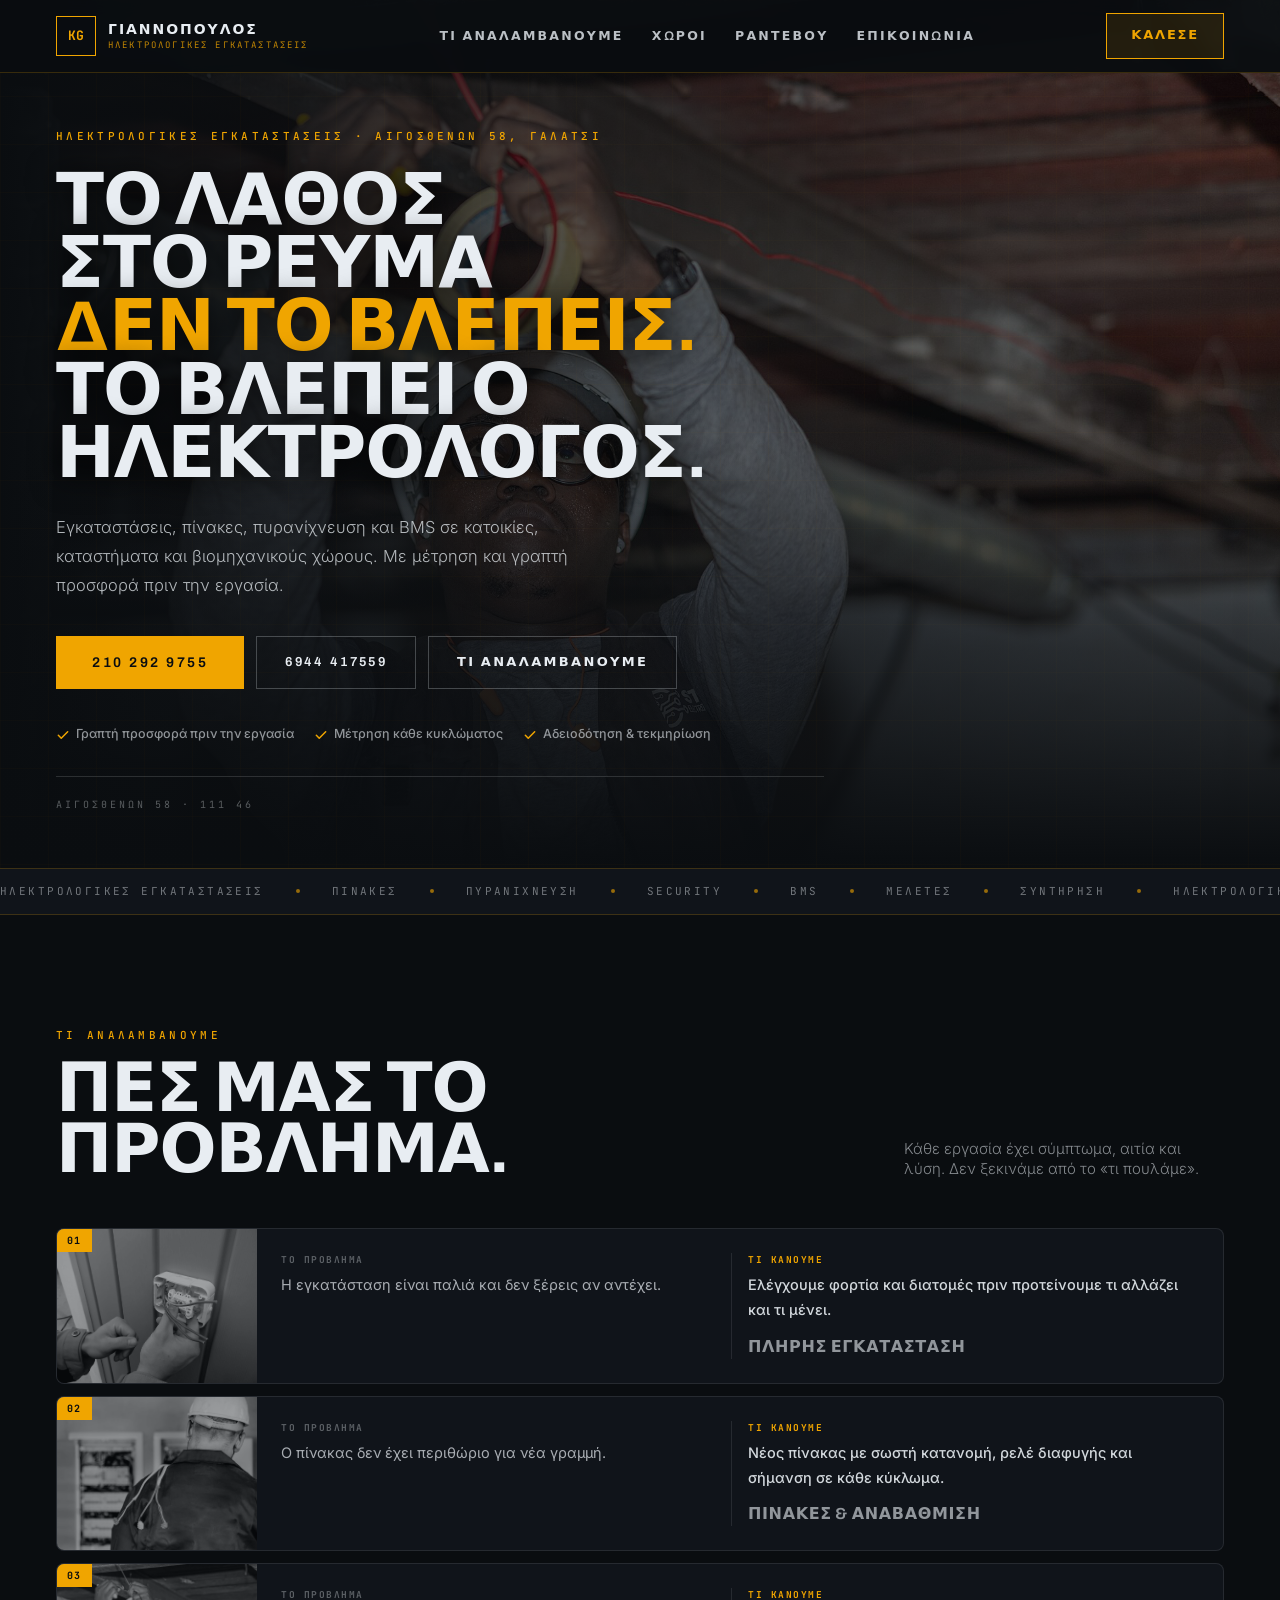
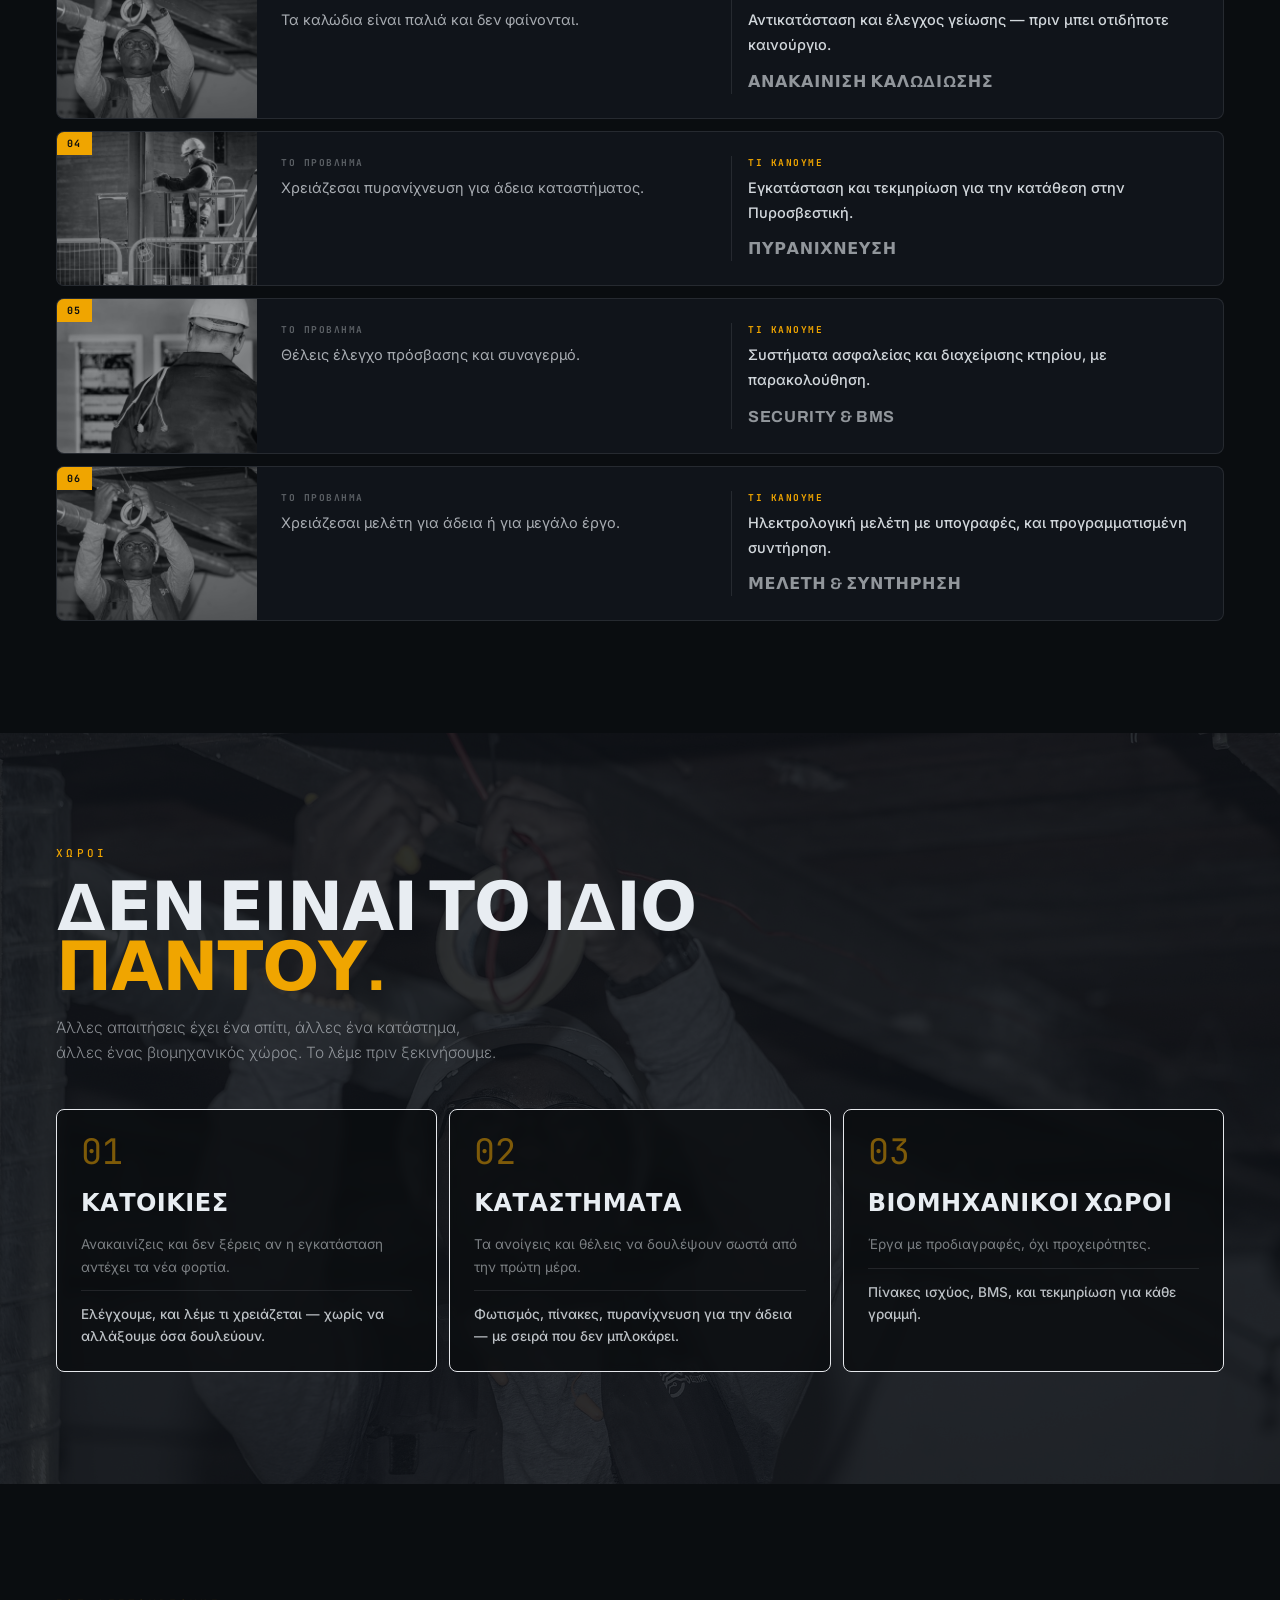
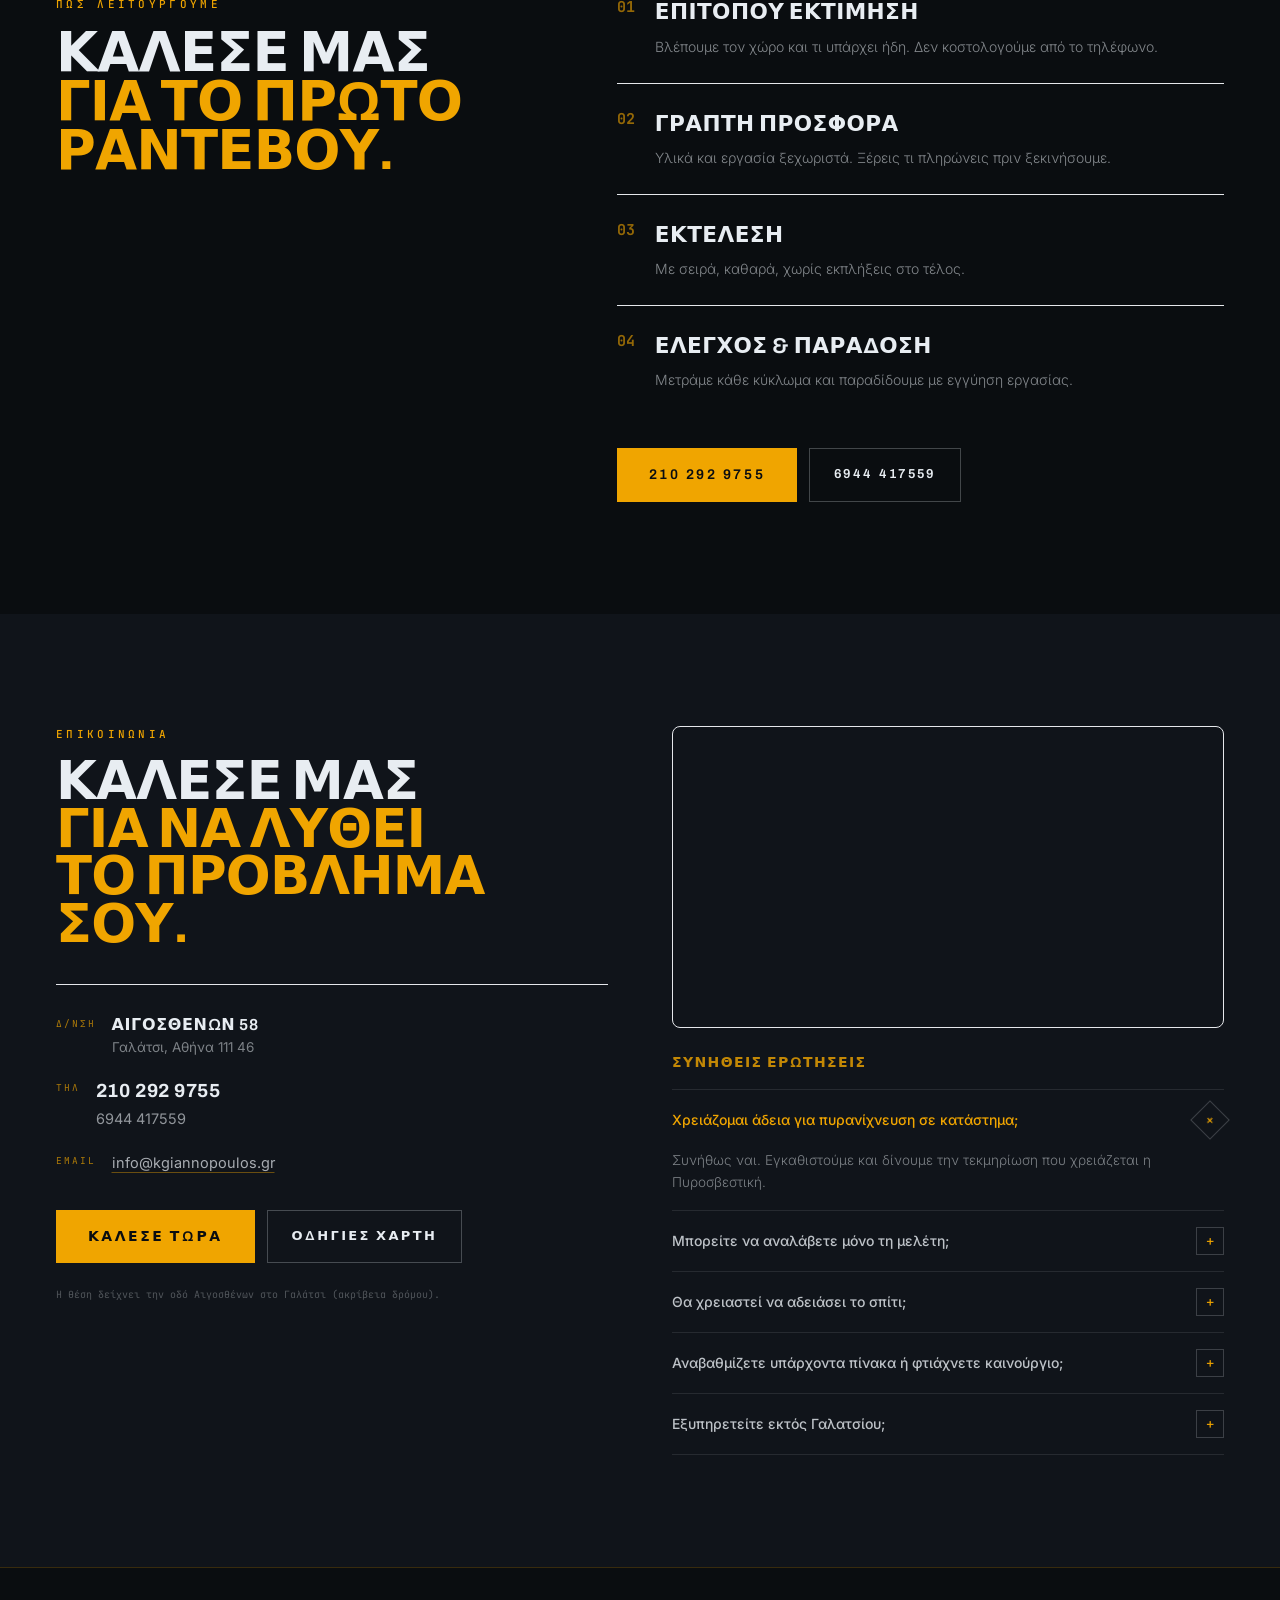
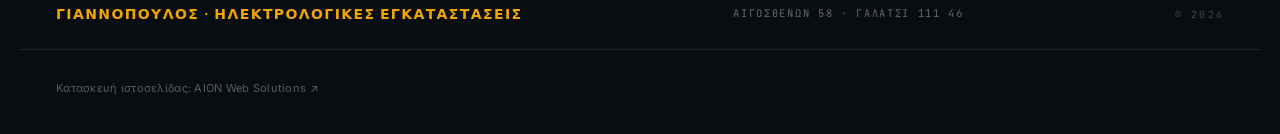
<file: index.html>
<!DOCTYPE html>
<html lang="el">
  <head>
    <meta charset="UTF-8" />
    <meta name="viewport" content="width=device-width, initial-scale=1.0" />
    <title>Ηλεκτρολογικές Εγκαταστάσεις Κωνσταντίνος Γιαννόπουλος — Γαλάτσι</title>
    <meta
      name="description"
      content="Ηλεκτρολογικές εγκαταστάσεις σε κατοικίες, καταστήματα και βιομηχανικούς χώρους. Πίνακες, πυρανίχνευση, security, BMS, μελέτες. Αιγοσθένων 58, Γαλάτσι. Τηλ. 210 292 9755."
    />
    <meta name="theme-color" content="#0A0D10" />
    <meta property="og:locale" content="el_GR" />
    <meta property="og:type" content="website" />
    <meta property="og:title" content="Ηλεκτρολογικές Εγκαταστάσεις Κωνσταντίνος Γιαννόπουλος" />
    <meta property="og:description" content="Ηλεκτρολογικές εγκαταστάσεις, πίνακες, πυρανίχνευση, security, BMS. Αιγοσθένων 58, Γαλάτσι." />
    <meta property="og:image" content="/images/elec-work.jpg" />
    <link rel="icon" type="image/svg+xml" href="./favicon.svg" />
    <link rel="preconnect" href="https://fonts.googleapis.com" />
    <link rel="preconnect" href="https://fonts.gstatic.com" crossorigin />
    <link
      href="https://fonts.googleapis.com/css2?family=Archivo:wght@400;500;600;700;800&family=Inter:wght@300;400;500;600&family=JetBrains+Mono:wght@400;500;700&display=swap"
      rel="stylesheet"
    />
    <script type="application/ld+json">
      {
        "@context": "https://schema.org",
        "@type": "Electrician",
        "name": "Ηλεκτρολογικές Εγκαταστάσεις Κωνσταντίνος Γιαννόπουλος",
        "description": "Ηλεκτρολογικές εγκαταστάσεις σε κατοικίες, καταστήματα και βιομηχανικούς χώρους. Πίνακες, πυρανίχνευση, security, BMS, μελέτες και συντήρηση.",
        "address": {
          "@type": "PostalAddress",
          "streetAddress": "Αιγοσθένων 58",
          "addressLocality": "Γαλάτσι",
          "addressRegion": "Αττική",
          "postalCode": "111 46",
          "addressCountry": "GR"
        },
        "geo": {
          "@type": "GeoCoordinates",
          "latitude": 38.023554,
          "longitude": 23.757143
        },
        "hasMap": "https://www.openstreetmap.org/?mlat=38.023554&mlon=23.757143#map=17/38.023554/23.757143",
        "telephone": "+302102929755",
        "email": "info@kgiannopoulos.gr",
        "areaServed": "Γαλάτσι, Αθήνα",
        "priceRange": "€"
      }
    </script>
    <script type="module" crossorigin src="./assets/index-CG1DthKG.js"></script>
    <link rel="stylesheet" crossorigin href="./assets/index-DH0VekKT.css">
  </head>
  <body>
    <div id="root"></div>
  </body>
</html>
</file>
<file: assets/index-DH0VekKT.css>
*,:before,:after{--tw-border-spacing-x: 0;--tw-border-spacing-y: 0;--tw-translate-x: 0;--tw-translate-y: 0;--tw-rotate: 0;--tw-skew-x: 0;--tw-skew-y: 0;--tw-scale-x: 1;--tw-scale-y: 1;--tw-pan-x: ;--tw-pan-y: ;--tw-pinch-zoom: ;--tw-scroll-snap-strictness: proximity;--tw-gradient-from-position: ;--tw-gradient-via-position: ;--tw-gradient-to-position: ;--tw-ordinal: ;--tw-slashed-zero: ;--tw-numeric-figure: ;--tw-numeric-spacing: ;--tw-numeric-fraction: ;--tw-ring-inset: ;--tw-ring-offset-width: 0px;--tw-ring-offset-color: #fff;--tw-ring-color: rgb(59 130 246 / .5);--tw-ring-offset-shadow: 0 0 #0000;--tw-ring-shadow: 0 0 #0000;--tw-shadow: 0 0 #0000;--tw-shadow-colored: 0 0 #0000;--tw-blur: ;--tw-brightness: ;--tw-contrast: ;--tw-grayscale: ;--tw-hue-rotate: ;--tw-invert: ;--tw-saturate: ;--tw-sepia: ;--tw-drop-shadow: ;--tw-backdrop-blur: ;--tw-backdrop-brightness: ;--tw-backdrop-contrast: ;--tw-backdrop-grayscale: ;--tw-backdrop-hue-rotate: ;--tw-backdrop-invert: ;--tw-backdrop-opacity: ;--tw-backdrop-saturate: ;--tw-backdrop-sepia: ;--tw-contain-size: ;--tw-contain-layout: ;--tw-contain-paint: ;--tw-contain-style: }::backdrop{--tw-border-spacing-x: 0;--tw-border-spacing-y: 0;--tw-translate-x: 0;--tw-translate-y: 0;--tw-rotate: 0;--tw-skew-x: 0;--tw-skew-y: 0;--tw-scale-x: 1;--tw-scale-y: 1;--tw-pan-x: ;--tw-pan-y: ;--tw-pinch-zoom: ;--tw-scroll-snap-strictness: proximity;--tw-gradient-from-position: ;--tw-gradient-via-position: ;--tw-gradient-to-position: ;--tw-ordinal: ;--tw-slashed-zero: ;--tw-numeric-figure: ;--tw-numeric-spacing: ;--tw-numeric-fraction: ;--tw-ring-inset: ;--tw-ring-offset-width: 0px;--tw-ring-offset-color: #fff;--tw-ring-color: rgb(59 130 246 / .5);--tw-ring-offset-shadow: 0 0 #0000;--tw-ring-shadow: 0 0 #0000;--tw-shadow: 0 0 #0000;--tw-shadow-colored: 0 0 #0000;--tw-blur: ;--tw-brightness: ;--tw-contrast: ;--tw-grayscale: ;--tw-hue-rotate: ;--tw-invert: ;--tw-saturate: ;--tw-sepia: ;--tw-drop-shadow: ;--tw-backdrop-blur: ;--tw-backdrop-brightness: ;--tw-backdrop-contrast: ;--tw-backdrop-grayscale: ;--tw-backdrop-hue-rotate: ;--tw-backdrop-invert: ;--tw-backdrop-opacity: ;--tw-backdrop-saturate: ;--tw-backdrop-sepia: ;--tw-contain-size: ;--tw-contain-layout: ;--tw-contain-paint: ;--tw-contain-style: }*,:before,:after{box-sizing:border-box;border-width:0;border-style:solid;border-color:#e5e7eb}:before,:after{--tw-content: ""}html,:host{line-height:1.5;-webkit-text-size-adjust:100%;-moz-tab-size:4;-o-tab-size:4;tab-size:4;font-family:ui-sans-serif,system-ui,sans-serif,"Apple Color Emoji","Segoe UI Emoji",Segoe UI Symbol,"Noto Color Emoji";font-feature-settings:normal;font-variation-settings:normal;-webkit-tap-highlight-color:transparent}body{margin:0;line-height:inherit}hr{height:0;color:inherit;border-top-width:1px}abbr:where([title]){-webkit-text-decoration:underline dotted;text-decoration:underline dotted}h1,h2,h3,h4,h5,h6{font-size:inherit;font-weight:inherit}a{color:inherit;text-decoration:inherit}b,strong{font-weight:bolder}code,kbd,samp,pre{font-family:JetBrains Mono,ui-monospace,monospace;font-feature-settings:normal;font-variation-settings:normal;font-size:1em}small{font-size:80%}sub,sup{font-size:75%;line-height:0;position:relative;vertical-align:baseline}sub{bottom:-.25em}sup{top:-.5em}table{text-indent:0;border-color:inherit;border-collapse:collapse}button,input,optgroup,select,textarea{font-family:inherit;font-feature-settings:inherit;font-variation-settings:inherit;font-size:100%;font-weight:inherit;line-height:inherit;letter-spacing:inherit;color:inherit;margin:0;padding:0}button,select{text-transform:none}button,input:where([type=button]),input:where([type=reset]),input:where([type=submit]){-webkit-appearance:button;background-color:transparent;background-image:none}:-moz-focusring{outline:auto}:-moz-ui-invalid{box-shadow:none}progress{vertical-align:baseline}::-webkit-inner-spin-button,::-webkit-outer-spin-button{height:auto}[type=search]{-webkit-appearance:textfield;outline-offset:-2px}::-webkit-search-decoration{-webkit-appearance:none}::-webkit-file-upload-button{-webkit-appearance:button;font:inherit}summary{display:list-item}blockquote,dl,dd,h1,h2,h3,h4,h5,h6,hr,figure,p,pre{margin:0}fieldset{margin:0;padding:0}legend{padding:0}ol,ul,menu{list-style:none;margin:0;padding:0}dialog{padding:0}textarea{resize:vertical}input::-moz-placeholder,textarea::-moz-placeholder{opacity:1;color:#9ca3af}input::placeholder,textarea::placeholder{opacity:1;color:#9ca3af}button,[role=button]{cursor:pointer}:disabled{cursor:default}img,svg,video,canvas,audio,iframe,embed,object{display:block;vertical-align:middle}img,video{max-width:100%;height:auto}[hidden]:where(:not([hidden=until-found])){display:none}html{scroll-behavior:smooth;-webkit-text-size-adjust:100%}body{--tw-bg-opacity: 1;background-color:rgb(10 13 16 / var(--tw-bg-opacity, 1));font-family:Inter,system-ui,sans-serif;--tw-text-opacity: 1;color:rgb(232 237 242 / var(--tw-text-opacity, 1));-webkit-font-smoothing:antialiased;-moz-osx-font-smoothing:grayscale;text-rendering:optimizeLegibility}::-moz-selection{--tw-bg-opacity: 1;background-color:rgb(240 165 0 / var(--tw-bg-opacity, 1));--tw-text-opacity: 1;color:rgb(10 13 16 / var(--tw-text-opacity, 1))}::selection{--tw-bg-opacity: 1;background-color:rgb(240 165 0 / var(--tw-bg-opacity, 1));--tw-text-opacity: 1;color:rgb(10 13 16 / var(--tw-text-opacity, 1))}h1,h2,h3{text-wrap:balance}.wrap{margin-left:auto;margin-right:auto;width:100%;max-width:1240px;padding-left:1.25rem;padding-right:1.25rem}@media (min-width: 640px){.wrap{padding-left:2.25rem;padding-right:2.25rem}}.tag{font-family:JetBrains Mono,ui-monospace,monospace;font-size:11px;font-weight:500;text-transform:uppercase;letter-spacing:.3em;--tw-text-opacity: 1;color:rgb(240 165 0 / var(--tw-text-opacity, 1))}.btn-amber{display:inline-flex;align-items:center;justify-content:center;gap:.5rem;padding:.875rem 1.75rem;font-family:Archivo,system-ui,sans-serif;font-size:13px;font-weight:600;text-transform:uppercase;letter-spacing:.18em;transition-property:color,background-color,border-color,text-decoration-color,fill,stroke,opacity,box-shadow,transform,filter,backdrop-filter;transition-timing-function:cubic-bezier(.4,0,.2,1);transition-duration:.3s}.btn-amber:focus{outline:2px solid transparent;outline-offset:2px}.btn-amber:focus-visible{--tw-ring-offset-shadow: var(--tw-ring-inset) 0 0 0 var(--tw-ring-offset-width) var(--tw-ring-offset-color);--tw-ring-shadow: var(--tw-ring-inset) 0 0 0 calc(2px + var(--tw-ring-offset-width)) var(--tw-ring-color);box-shadow:var(--tw-ring-offset-shadow),var(--tw-ring-shadow),var(--tw-shadow, 0 0 #0000);--tw-ring-opacity: 1;--tw-ring-color: rgb(240 165 0 / var(--tw-ring-opacity, 1));--tw-ring-offset-width: 2px;--tw-ring-offset-color: #0A0D10}.btn-amber{--tw-bg-opacity: 1;background-color:rgb(240 165 0 / var(--tw-bg-opacity, 1));--tw-text-opacity: 1;color:rgb(10 13 16 / var(--tw-text-opacity, 1))}.btn-amber:hover{--tw-bg-opacity: 1;background-color:rgb(255 196 61 / var(--tw-bg-opacity, 1))}.btn-line{display:inline-flex;align-items:center;justify-content:center;gap:.5rem;padding:.875rem 1.75rem;font-family:Archivo,system-ui,sans-serif;font-size:13px;font-weight:600;text-transform:uppercase;letter-spacing:.18em;transition-property:color,background-color,border-color,text-decoration-color,fill,stroke,opacity,box-shadow,transform,filter,backdrop-filter;transition-timing-function:cubic-bezier(.4,0,.2,1);transition-duration:.3s}.btn-line:focus{outline:2px solid transparent;outline-offset:2px}.btn-line:focus-visible{--tw-ring-offset-shadow: var(--tw-ring-inset) 0 0 0 var(--tw-ring-offset-width) var(--tw-ring-offset-color);--tw-ring-shadow: var(--tw-ring-inset) 0 0 0 calc(2px + var(--tw-ring-offset-width)) var(--tw-ring-color);box-shadow:var(--tw-ring-offset-shadow),var(--tw-ring-shadow),var(--tw-shadow, 0 0 #0000);--tw-ring-opacity: 1;--tw-ring-color: rgb(240 165 0 / var(--tw-ring-opacity, 1));--tw-ring-offset-width: 2px;--tw-ring-offset-color: #0A0D10}.btn-line{border-width:1px;border-color:#e8edf240;--tw-text-opacity: 1;color:rgb(232 237 242 / var(--tw-text-opacity, 1))}.btn-line:hover{--tw-border-opacity: 1;border-color:rgb(240 165 0 / var(--tw-border-opacity, 1));--tw-text-opacity: 1;color:rgb(240 165 0 / var(--tw-text-opacity, 1))}.tech{font-family:Archivo,system-ui,sans-serif;font-weight:700;text-transform:uppercase;line-height:.9;letter-spacing:-.015em}.gridlines{background-image:linear-gradient(rgba(240,165,0,.06) 1px,transparent 1px),linear-gradient(90deg,rgba(240,165,0,.06) 1px,transparent 1px);background-size:48px 48px}.sr-only{position:absolute;width:1px;height:1px;padding:0;margin:-1px;overflow:hidden;clip:rect(0,0,0,0);white-space:nowrap;border-width:0}.fixed{position:fixed}.absolute{position:absolute}.relative{position:relative}.inset-0{top:0;right:0;bottom:0;left:0}.inset-x-0{left:0;right:0}.bottom-0{bottom:0}.left-0{left:0}.top-0{top:0}.isolate{isolation:isolate}.-z-10{z-index:-10}.z-40{z-index:40}.z-50{z-index:50}.mb-11{margin-bottom:2.75rem}.mb-4{margin-bottom:1rem}.mt-1{margin-top:.25rem}.mt-1\.5{margin-top:.375rem}.mt-12{margin-top:3rem}.mt-3{margin-top:.75rem}.mt-4{margin-top:1rem}.mt-6{margin-top:1.5rem}.mt-7{margin-top:1.75rem}.mt-8{margin-top:2rem}.mt-9{margin-top:2.25rem}.block{display:block}.flex{display:flex}.inline-flex{display:inline-flex}.grid{display:grid}.hidden{display:none}.h-1{height:.25rem}.h-1\/2{height:50%}.h-10{height:2.5rem}.h-7{height:1.75rem}.h-\[300px\]{height:300px}.h-\[52px\]{height:52px}.h-\[72px\]{height:72px}.h-full{height:100%}.min-h-\[92svh\]{min-height:92svh}.w-1{width:.25rem}.w-10{width:2.5rem}.w-7{width:1.75rem}.w-full{width:100%}.w-max{width:-moz-max-content;width:max-content}.max-w-2xl{max-width:42rem}.max-w-3xl{max-width:48rem}.max-w-lg{max-width:32rem}.max-w-md{max-width:28rem}.max-w-xs{max-width:20rem}.flex-1{flex:1 1 0%}.shrink-0{flex-shrink:0}.rotate-45{--tw-rotate: 45deg;transform:translate(var(--tw-translate-x),var(--tw-translate-y)) rotate(var(--tw-rotate)) skew(var(--tw-skew-x)) skewY(var(--tw-skew-y)) scaleX(var(--tw-scale-x)) scaleY(var(--tw-scale-y))}@keyframes slideMarquee{0%{transform:translate(0)}to{transform:translate(-50%)}}.animate-marquee{animation:slideMarquee 28s linear infinite}@keyframes riseUp{0%{opacity:0;transform:translateY(28px)}to{opacity:1;transform:translateY(0)}}.animate-riseUp{animation:riseUp .85s cubic-bezier(.2,.8,.2,1) both}.grid-cols-\[auto_1fr\]{grid-template-columns:auto 1fr}.flex-col{flex-direction:column}.flex-wrap{flex-wrap:wrap}.place-items-center{place-items:center}.items-start{align-items:flex-start}.items-center{align-items:center}.items-baseline{align-items:baseline}.items-stretch{align-items:stretch}.justify-end{justify-content:flex-end}.justify-center{justify-content:center}.justify-between{justify-content:space-between}.gap-0{gap:0px}.gap-1\.5{gap:.375rem}.gap-12{gap:3rem}.gap-2{gap:.5rem}.gap-3{gap:.75rem}.gap-4{gap:1rem}.gap-5{gap:1.25rem}.gap-7{gap:1.75rem}.gap-8{gap:2rem}.gap-x-5{-moz-column-gap:1.25rem;column-gap:1.25rem}.gap-y-2{row-gap:.5rem}.space-y-3>:not([hidden])~:not([hidden]){--tw-space-y-reverse: 0;margin-top:calc(.75rem * calc(1 - var(--tw-space-y-reverse)));margin-bottom:calc(.75rem * var(--tw-space-y-reverse))}.space-y-5>:not([hidden])~:not([hidden]){--tw-space-y-reverse: 0;margin-top:calc(1.25rem * calc(1 - var(--tw-space-y-reverse)));margin-bottom:calc(1.25rem * var(--tw-space-y-reverse))}.space-y-6>:not([hidden])~:not([hidden]){--tw-space-y-reverse: 0;margin-top:calc(1.5rem * calc(1 - var(--tw-space-y-reverse)));margin-bottom:calc(1.5rem * var(--tw-space-y-reverse))}.divide-y>:not([hidden])~:not([hidden]){--tw-divide-y-reverse: 0;border-top-width:calc(1px * calc(1 - var(--tw-divide-y-reverse)));border-bottom-width:calc(1px * var(--tw-divide-y-reverse))}.divide-frost\/10>:not([hidden])~:not([hidden]){border-color:#e8edf21a}.overflow-hidden{overflow:hidden}.whitespace-nowrap{white-space:nowrap}.rounded-full{border-radius:9999px}.rounded-lg{border-radius:.5rem}.border{border-width:1px}.border-y{border-top-width:1px;border-bottom-width:1px}.border-b{border-bottom-width:1px}.border-t{border-top-width:1px}.border-amber{--tw-border-opacity: 1;border-color:rgb(240 165 0 / var(--tw-border-opacity, 1))}.border-amber\/20{border-color:#f0a50033}.border-amber\/30{border-color:#f0a5004d}.border-amber\/50{border-color:#f0a50080}.border-frost\/10{border-color:#e8edf21a}.border-frost\/15{border-color:#e8edf226}.border-frost\/20{border-color:#e8edf233}.bg-amber{--tw-bg-opacity: 1;background-color:rgb(240 165 0 / var(--tw-bg-opacity, 1))}.bg-amber\/10{background-color:#f0a5001a}.bg-amber\/60{background-color:#f0a50099}.bg-steel-900{--tw-bg-opacity: 1;background-color:rgb(16 20 26 / var(--tw-bg-opacity, 1))}.bg-steel-950{--tw-bg-opacity: 1;background-color:rgb(10 13 16 / var(--tw-bg-opacity, 1))}.bg-steel-950\/80{background-color:#0a0d10cc}.bg-steel-950\/95{background-color:#0a0d10f2}.bg-gradient-to-b{background-image:linear-gradient(to bottom,var(--tw-gradient-stops))}.bg-gradient-to-r{background-image:linear-gradient(to right,var(--tw-gradient-stops))}.bg-gradient-to-t{background-image:linear-gradient(to top,var(--tw-gradient-stops))}.from-steel-950{--tw-gradient-from: #0A0D10 var(--tw-gradient-from-position);--tw-gradient-to: rgb(10 13 16 / 0) var(--tw-gradient-to-position);--tw-gradient-stops: var(--tw-gradient-from), var(--tw-gradient-to)}.via-steel-950\/60{--tw-gradient-to: rgb(10 13 16 / 0) var(--tw-gradient-to-position);--tw-gradient-stops: var(--tw-gradient-from), rgb(10 13 16 / .6) var(--tw-gradient-via-position), var(--tw-gradient-to)}.to-steel-950\/35{--tw-gradient-to: rgb(10 13 16 / .35) var(--tw-gradient-to-position)}.to-transparent{--tw-gradient-to: transparent var(--tw-gradient-to-position)}.bg-cover{background-size:cover}.bg-center{background-position:center}.object-cover{-o-object-fit:cover;object-fit:cover}.object-\[62\%_center\]{-o-object-position:62% center;object-position:62% center}.p-6{padding:1.5rem}.\!px-6{padding-left:1.5rem!important;padding-right:1.5rem!important}.\!px-7{padding-left:1.75rem!important;padding-right:1.75rem!important}.\!px-8{padding-left:2rem!important;padding-right:2rem!important}.\!px-9{padding-left:2.25rem!important;padding-right:2.25rem!important}.\!py-4{padding-top:1rem!important;padding-bottom:1rem!important}.px-2\.5{padding-left:.625rem;padding-right:.625rem}.px-6{padding-left:1.5rem;padding-right:1.5rem}.px-7{padding-left:1.75rem;padding-right:1.75rem}.py-1{padding-top:.25rem;padding-bottom:.25rem}.py-2\.5{padding-top:.625rem;padding-bottom:.625rem}.py-20{padding-top:5rem;padding-bottom:5rem}.py-3{padding-top:.75rem;padding-bottom:.75rem}.py-3\.5{padding-top:.875rem;padding-bottom:.875rem}.py-4{padding-top:1rem;padding-bottom:1rem}.py-6{padding-top:1.5rem;padding-bottom:1.5rem}.py-9{padding-top:2.25rem;padding-bottom:2.25rem}.pb-14{padding-bottom:3.5rem}.pb-4{padding-bottom:1rem}.pr-9{padding-right:2.25rem}.pt-3{padding-top:.75rem}.pt-32{padding-top:8rem}.pt-5{padding-top:1.25rem}.pt-6{padding-top:1.5rem}.pt-7{padding-top:1.75rem}.text-left{text-align:left}.font-body{font-family:Inter,system-ui,sans-serif}.font-mono{font-family:JetBrains Mono,ui-monospace,monospace}.font-tech{font-family:Archivo,system-ui,sans-serif}.\!text-\[14px\]{font-size:14px!important}.text-\[10\.5px\]{font-size:10.5px}.text-\[10px\]{font-size:10px}.text-\[11px\]{font-size:11px}.text-\[12\.5px\]{font-size:12.5px}.text-\[12px\]{font-size:12px}.text-\[13\.5px\]{font-size:13.5px}.text-\[13px\]{font-size:13px}.text-\[14\.5px\]{font-size:14.5px}.text-\[14px\]{font-size:14px}.text-\[15\.5px\]{font-size:15.5px}.text-\[15px\]{font-size:15px}.text-\[16\.5px\]{font-size:16.5px}.text-\[16px\]{font-size:16px}.text-\[19px\]{font-size:19px}.text-\[9\.5px\]{font-size:9.5px}.text-\[9px\]{font-size:9px}.text-\[clamp\(1\.1rem\,2\.2vw\,1\.35rem\)\]{font-size:clamp(1.1rem,2.2vw,1.35rem)}.text-\[clamp\(1\.2rem\,2\.4vw\,1\.5rem\)\]{font-size:clamp(1.2rem,2.4vw,1.5rem)}.text-\[clamp\(1\.6rem\,3\.4vw\,2\.2rem\)\]{font-size:clamp(1.6rem,3.4vw,2.2rem)}.text-\[clamp\(2\.2rem\,5\.8vw\,4\.4rem\)\]{font-size:clamp(2.2rem,5.8vw,4.4rem)}.text-\[clamp\(2\.2rem\,6vw\,4\.2rem\)\]{font-size:clamp(2.2rem,6vw,4.2rem)}.text-\[clamp\(2rem\,5\.2vw\,3\.4rem\)\]{font-size:clamp(2rem,5.2vw,3.4rem)}.text-\[clamp\(2rem\,5vw\,3\.3rem\)\]{font-size:clamp(2rem,5vw,3.3rem)}.text-sm{font-size:.875rem;line-height:1.25rem}.font-bold{font-weight:700}.font-light{font-weight:300}.font-medium{font-weight:500}.font-semibold{font-weight:600}.uppercase{text-transform:uppercase}.leading-\[1\.65\]{line-height:1.65}.leading-\[1\.75\]{line-height:1.75}.leading-\[1\.7\]{line-height:1.7}.leading-none{line-height:1}.leading-relaxed{line-height:1.625}.leading-snug{line-height:1.375}.tracking-\[0\.02em\]{letter-spacing:.02em}.tracking-\[0\.03em\]{letter-spacing:.03em}.tracking-\[0\.04em\]{letter-spacing:.04em}.tracking-\[0\.14em\]{letter-spacing:.14em}.tracking-\[0\.16em\]{letter-spacing:.16em}.tracking-\[0\.18em\]{letter-spacing:.18em}.tracking-\[0\.1em\]{letter-spacing:.1em}.tracking-\[0\.22em\]{letter-spacing:.22em}.tracking-\[0\.24em\]{letter-spacing:.24em}.tracking-\[0\.2em\]{letter-spacing:.2em}.tracking-marquee{letter-spacing:.3em}.tracking-wide{letter-spacing:.025em}.text-amber{--tw-text-opacity: 1;color:rgb(240 165 0 / var(--tw-text-opacity, 1))}.text-amber\/50{color:#f0a50080}.text-amber\/60{color:#f0a50099}.text-amber\/70{color:#f0a500b3}.text-amber\/80{color:#f0a500cc}.text-frost{--tw-text-opacity: 1;color:rgb(232 237 242 / var(--tw-text-opacity, 1))}.text-frost\/25{color:#e8edf240}.text-frost\/30{color:#e8edf24d}.text-frost\/35{color:#e8edf259}.text-frost\/40{color:#e8edf266}.text-frost\/45{color:#e8edf273}.text-frost\/50{color:#e8edf280}.text-frost\/55{color:#e8edf28c}.text-frost\/60{color:#e8edf299}.text-frost\/70{color:#e8edf2b3}.text-frost\/75{color:#e8edf2bf}.text-frost\/80{color:#e8edf2cc}.text-frost\/90{color:#e8edf2e6}.text-steel-950{--tw-text-opacity: 1;color:rgb(10 13 16 / var(--tw-text-opacity, 1))}.underline{text-decoration-line:underline}.decoration-amber\/40{text-decoration-color:#f0a50066}.underline-offset-4{text-underline-offset:4px}.opacity-20{opacity:.2}.opacity-30{opacity:.3}.opacity-60{opacity:.6}.grayscale{--tw-grayscale: grayscale(100%);filter:var(--tw-blur) var(--tw-brightness) var(--tw-contrast) var(--tw-grayscale) var(--tw-hue-rotate) var(--tw-invert) var(--tw-saturate) var(--tw-sepia) var(--tw-drop-shadow)}.filter{filter:var(--tw-blur) var(--tw-brightness) var(--tw-contrast) var(--tw-grayscale) var(--tw-hue-rotate) var(--tw-invert) var(--tw-saturate) var(--tw-sepia) var(--tw-drop-shadow)}.backdrop-blur{--tw-backdrop-blur: blur(8px);-webkit-backdrop-filter:var(--tw-backdrop-blur) var(--tw-backdrop-brightness) var(--tw-backdrop-contrast) var(--tw-backdrop-grayscale) var(--tw-backdrop-hue-rotate) var(--tw-backdrop-invert) var(--tw-backdrop-opacity) var(--tw-backdrop-saturate) var(--tw-backdrop-sepia);backdrop-filter:var(--tw-backdrop-blur) var(--tw-backdrop-brightness) var(--tw-backdrop-contrast) var(--tw-backdrop-grayscale) var(--tw-backdrop-hue-rotate) var(--tw-backdrop-invert) var(--tw-backdrop-opacity) var(--tw-backdrop-saturate) var(--tw-backdrop-sepia)}.backdrop-blur-sm{--tw-backdrop-blur: blur(4px);-webkit-backdrop-filter:var(--tw-backdrop-blur) var(--tw-backdrop-brightness) var(--tw-backdrop-contrast) var(--tw-backdrop-grayscale) var(--tw-backdrop-hue-rotate) var(--tw-backdrop-invert) var(--tw-backdrop-opacity) var(--tw-backdrop-saturate) var(--tw-backdrop-sepia);backdrop-filter:var(--tw-backdrop-blur) var(--tw-backdrop-brightness) var(--tw-backdrop-contrast) var(--tw-backdrop-grayscale) var(--tw-backdrop-hue-rotate) var(--tw-backdrop-invert) var(--tw-backdrop-opacity) var(--tw-backdrop-saturate) var(--tw-backdrop-sepia)}.transition{transition-property:color,background-color,border-color,text-decoration-color,fill,stroke,opacity,box-shadow,transform,filter,backdrop-filter;transition-timing-function:cubic-bezier(.4,0,.2,1);transition-duration:.15s}.transition-all{transition-property:all;transition-timing-function:cubic-bezier(.4,0,.2,1);transition-duration:.15s}.transition-colors{transition-property:color,background-color,border-color,text-decoration-color,fill,stroke;transition-timing-function:cubic-bezier(.4,0,.2,1);transition-duration:.15s}.transition-opacity{transition-property:opacity;transition-timing-function:cubic-bezier(.4,0,.2,1);transition-duration:.15s}.transition-transform{transition-property:transform;transition-timing-function:cubic-bezier(.4,0,.2,1);transition-duration:.15s}.duration-300{transition-duration:.3s}.duration-700{transition-duration:.7s}.ease-out{transition-timing-function:cubic-bezier(0,0,.2,1)}.\[animation-delay\:160ms\]{animation-delay:.16s}.\[animation-delay\:220ms\]{animation-delay:.22s}.\[animation-delay\:280ms\]{animation-delay:.28s}.\[animation-delay\:320ms\]{animation-delay:.32s}.\[animation-delay\:80ms\]{animation-delay:80ms}.\[text-shadow\:0_4px_30px_rgba\(0\,0\,0\,0\.95\)\]{text-shadow:0 4px 30px rgba(0,0,0,.95)}@media (prefers-reduced-motion: reduce){html{scroll-behavior:auto}*,*:before,*:after{animation-duration:.001ms!important;animation-iteration-count:1!important;transition-duration:.001ms!important}}.first\:border-t-0:first-child{border-top-width:0px}.first\:pt-0:first-child{padding-top:0}.hover\:border-amber\/40:hover{border-color:#f0a50066}.hover\:bg-amber:hover{--tw-bg-opacity: 1;background-color:rgb(240 165 0 / var(--tw-bg-opacity, 1))}.hover\:text-amber:hover{--tw-text-opacity: 1;color:rgb(240 165 0 / var(--tw-text-opacity, 1))}.hover\:text-frost\/75:hover{color:#e8edf2bf}.hover\:text-steel-950:hover{--tw-text-opacity: 1;color:rgb(10 13 16 / var(--tw-text-opacity, 1))}.focus\:not-sr-only:focus{position:static;width:auto;height:auto;padding:0;margin:0;overflow:visible;clip:auto;white-space:normal}.focus\:fixed:focus{position:fixed}.focus\:left-4:focus{left:1rem}.focus\:top-4:focus{top:1rem}.focus\:z-\[60\]:focus{z-index:60}.focus\:bg-amber:focus{--tw-bg-opacity: 1;background-color:rgb(240 165 0 / var(--tw-bg-opacity, 1))}.focus\:px-4:focus{padding-left:1rem;padding-right:1rem}.focus\:py-2:focus{padding-top:.5rem;padding-bottom:.5rem}.focus\:text-sm:focus{font-size:.875rem;line-height:1.25rem}.focus\:font-semibold:focus{font-weight:600}.focus\:text-steel-950:focus{--tw-text-opacity: 1;color:rgb(10 13 16 / var(--tw-text-opacity, 1))}.group:hover .group-hover\:text-amber{--tw-text-opacity: 1;color:rgb(240 165 0 / var(--tw-text-opacity, 1))}.group:hover .group-hover\:opacity-90{opacity:.9}.group:hover .group-hover\:grayscale-0{--tw-grayscale: grayscale(0);filter:var(--tw-blur) var(--tw-brightness) var(--tw-contrast) var(--tw-grayscale) var(--tw-hue-rotate) var(--tw-invert) var(--tw-saturate) var(--tw-sepia) var(--tw-drop-shadow)}@media (min-width: 640px){.sm\:grid-cols-2{grid-template-columns:repeat(2,minmax(0,1fr))}.sm\:flex-row{flex-direction:row}.sm\:items-end{align-items:flex-end}.sm\:items-center{align-items:center}.sm\:justify-between{justify-content:space-between}.sm\:border-r{border-right-width:1px}.sm\:border-frost\/10{border-color:#e8edf21a}.sm\:py-28{padding-top:7rem;padding-bottom:7rem}.sm\:pr-5{padding-right:1.25rem}}@media (min-width: 768px){.md\:block{display:block}.md\:flex{display:flex}.md\:hidden{display:none}.md\:grid-cols-3{grid-template-columns:repeat(3,minmax(0,1fr))}.md\:grid-cols-\[200px_1fr\]{grid-template-columns:200px 1fr}}@media (min-width: 1024px){.lg\:sticky{position:sticky}.lg\:top-28{top:7rem}.lg\:grid-cols-2{grid-template-columns:repeat(2,minmax(0,1fr))}.lg\:grid-cols-\[0\.9fr_1\.1fr\]{grid-template-columns:.9fr 1.1fr}.lg\:gap-16{gap:4rem}.lg\:self-start{align-self:flex-start}}
</file>
